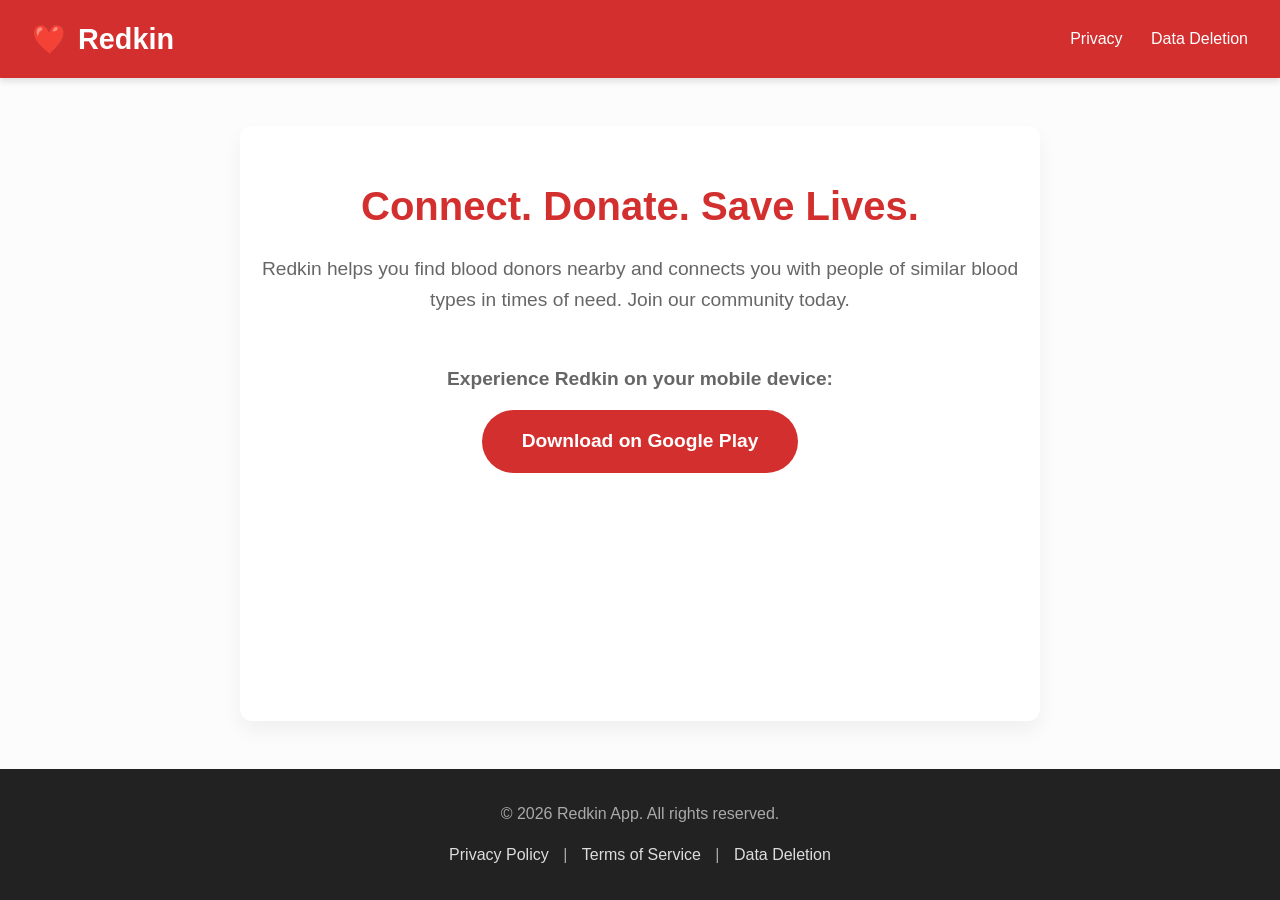
<file: index.html>
<!DOCTYPE html>
<html lang="en">
<head>
    <meta charset="UTF-8">
    <meta name="viewport" content="width=device-width, initial-scale=1.0">
    <title>Redkin - Connect & Save Lives</title>
    <link rel="stylesheet" href="style.css">
</head>
<body>
    <header>
        <a href="index.html" class="logo"><span class="heart">❤️</span> Redkin</a>
        <nav>
            <a href="privacy.html">Privacy</a>
            <a href="deletion.html">Data Deletion</a>
        </nav>
    </header>

    <main class="hero">
        <h1>Connect. Donate. Save Lives.</h1>
        <p>Redkin helps you find blood donors nearby and connects you with people of similar blood types in times of need. Join our community today.</p>
        
        <div style="margin-top: 3rem;">
            <p style="margin-bottom: 1rem; font-weight: bold;">Experience Redkin on your mobile device:</p>
            <a href="#" class="download-btn">Download on Google Play</a>
        </div>
    </main>

    <footer>
        <p>&copy; 2026 Redkin App. All rights reserved.</p>
        <div style="margin-top: 1rem;">
            <a href="privacy.html">Privacy Policy</a> | 
            <a href="terms.html">Terms of Service</a> | 
            <a href="deletion.html">Data Deletion</a>
        </div>
    </footer>
</body>
</html>
</file>
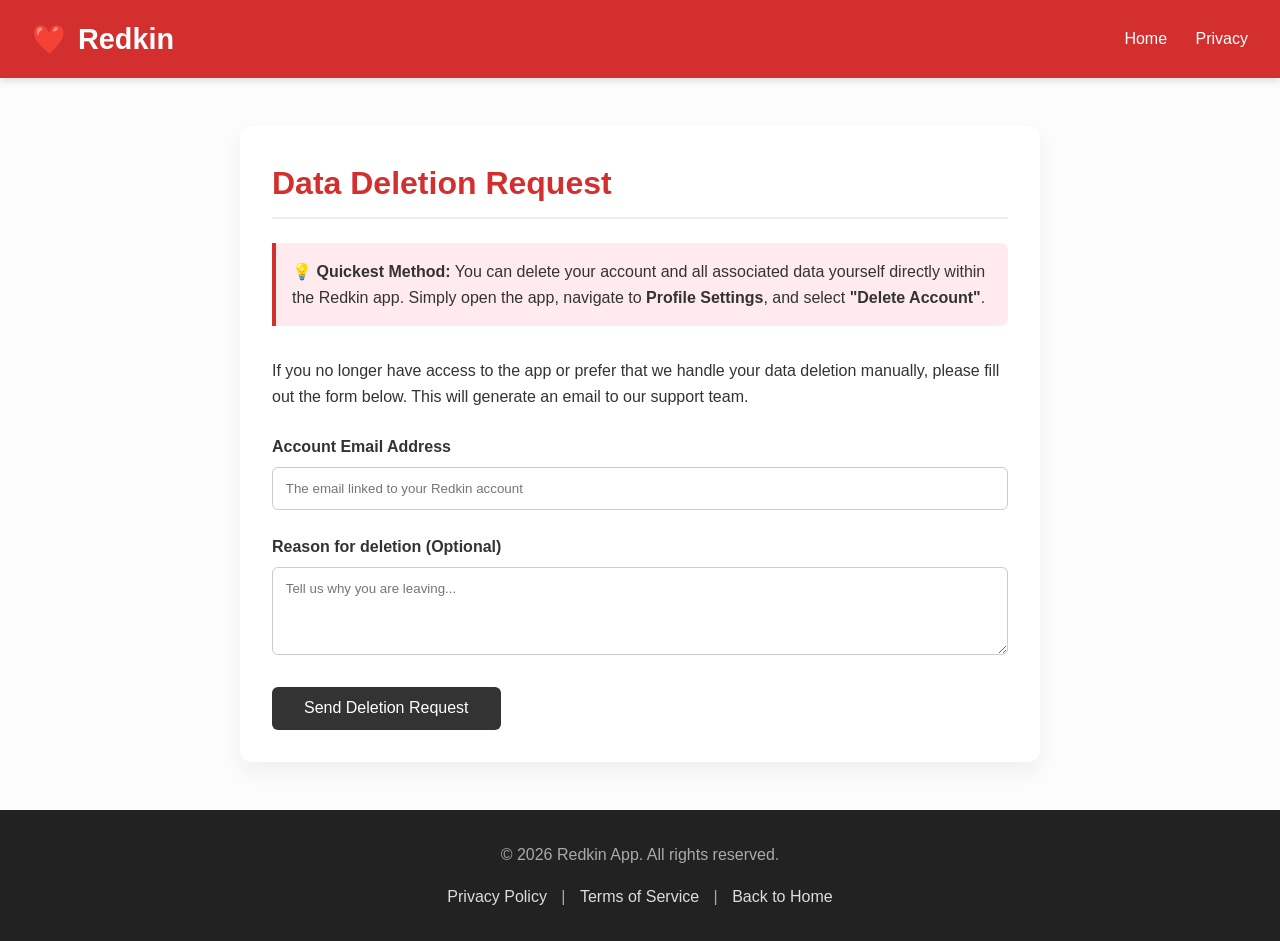
<file: deletion.html>
<!DOCTYPE html>
<html lang="en">
<head>
    <meta charset="UTF-8">
    <meta name="viewport" content="width=device-width, initial-scale=1.0">
    <title>Data Deletion Request - Redkin</title>
    <link rel="stylesheet" href="style.css">
</head>
<body>
    <header>
        <a href="index.html" class="logo"><span class="heart">❤️</span> Redkin</a>
        <nav>
            <a href="index.html">Home</a>
            <a href="privacy.html">Privacy</a>
        </nav>
    </header>

    <main>
        <h1 class="page-title">Data Deletion Request</h1>
        
        <!-- Crucial Notice Requested by User -->
        <div class="in-app-notice">
            <strong>💡 Quickest Method:</strong> You can delete your account and all associated data yourself directly within the Redkin app. Simply open the app, navigate to <strong>Profile Settings</strong>, and select <strong>"Delete Account"</strong>.
        </div>

        <p style="margin-bottom: 1.5rem;">If you no longer have access to the app or prefer that we handle your data deletion manually, please fill out the form below. This will generate an email to our support team.</p>

       <form id="deletion-form" action="mailto:mindwasher99@gmail.com" method="GET" enctype="text/plain">
    <div class="form-group">
        <label for="email">Account Email Address</label>
        <input
            type="email"
            id="email"
            name="account_email"
            placeholder="The email linked to your Redkin account"
            required
        >
    </div>

    <div class="form-group">
        <label for="reason">Reason for deletion (Optional)</label>
        <textarea
            id="reason"
            name="reason"
            rows="4"
            placeholder="Tell us why you are leaving..."
        ></textarea>
    </div>

    <button type="submit" class="submit-btn">
        Send Deletion Request
    </button>
</form>

    </main>

    <footer>
        <p>&copy; 2026 Redkin App. All rights reserved.</p>
        <div style="margin-top: 1rem;">
            <a href="privacy.html">Privacy Policy</a> | 
            <a href="terms.html">Terms of Service</a> | 
            <a href="index.html">Back to Home</a>
        </div>
    </footer>

    <script>
document.getElementById('deletion-form').addEventListener('submit', function (event) {
    event.preventDefault();

    const email = document.getElementById('email').value.trim();
    const reason = document.getElementById('reason').value.trim();

    const subject = 'Redkin Data Deletion Request';

    const body = [
        'Redkin Data Deletion Request',
        '',
        'Account Email Address: ' + email,
        '',
        'Reason for deletion: ' + (reason || 'Not provided'),
        '',
        'Please delete my Redkin account and associated data.'
    ].join('\n');

    const mailtoURL =
        'mailto:mindwasher99@gmail.com' +
        '?subject=' + encodeURIComponent(subject) +
        '&body=' + encodeURIComponent(body);

    window.location.href = mailtoURL;
});
</script>
</body>
</html>
</file>
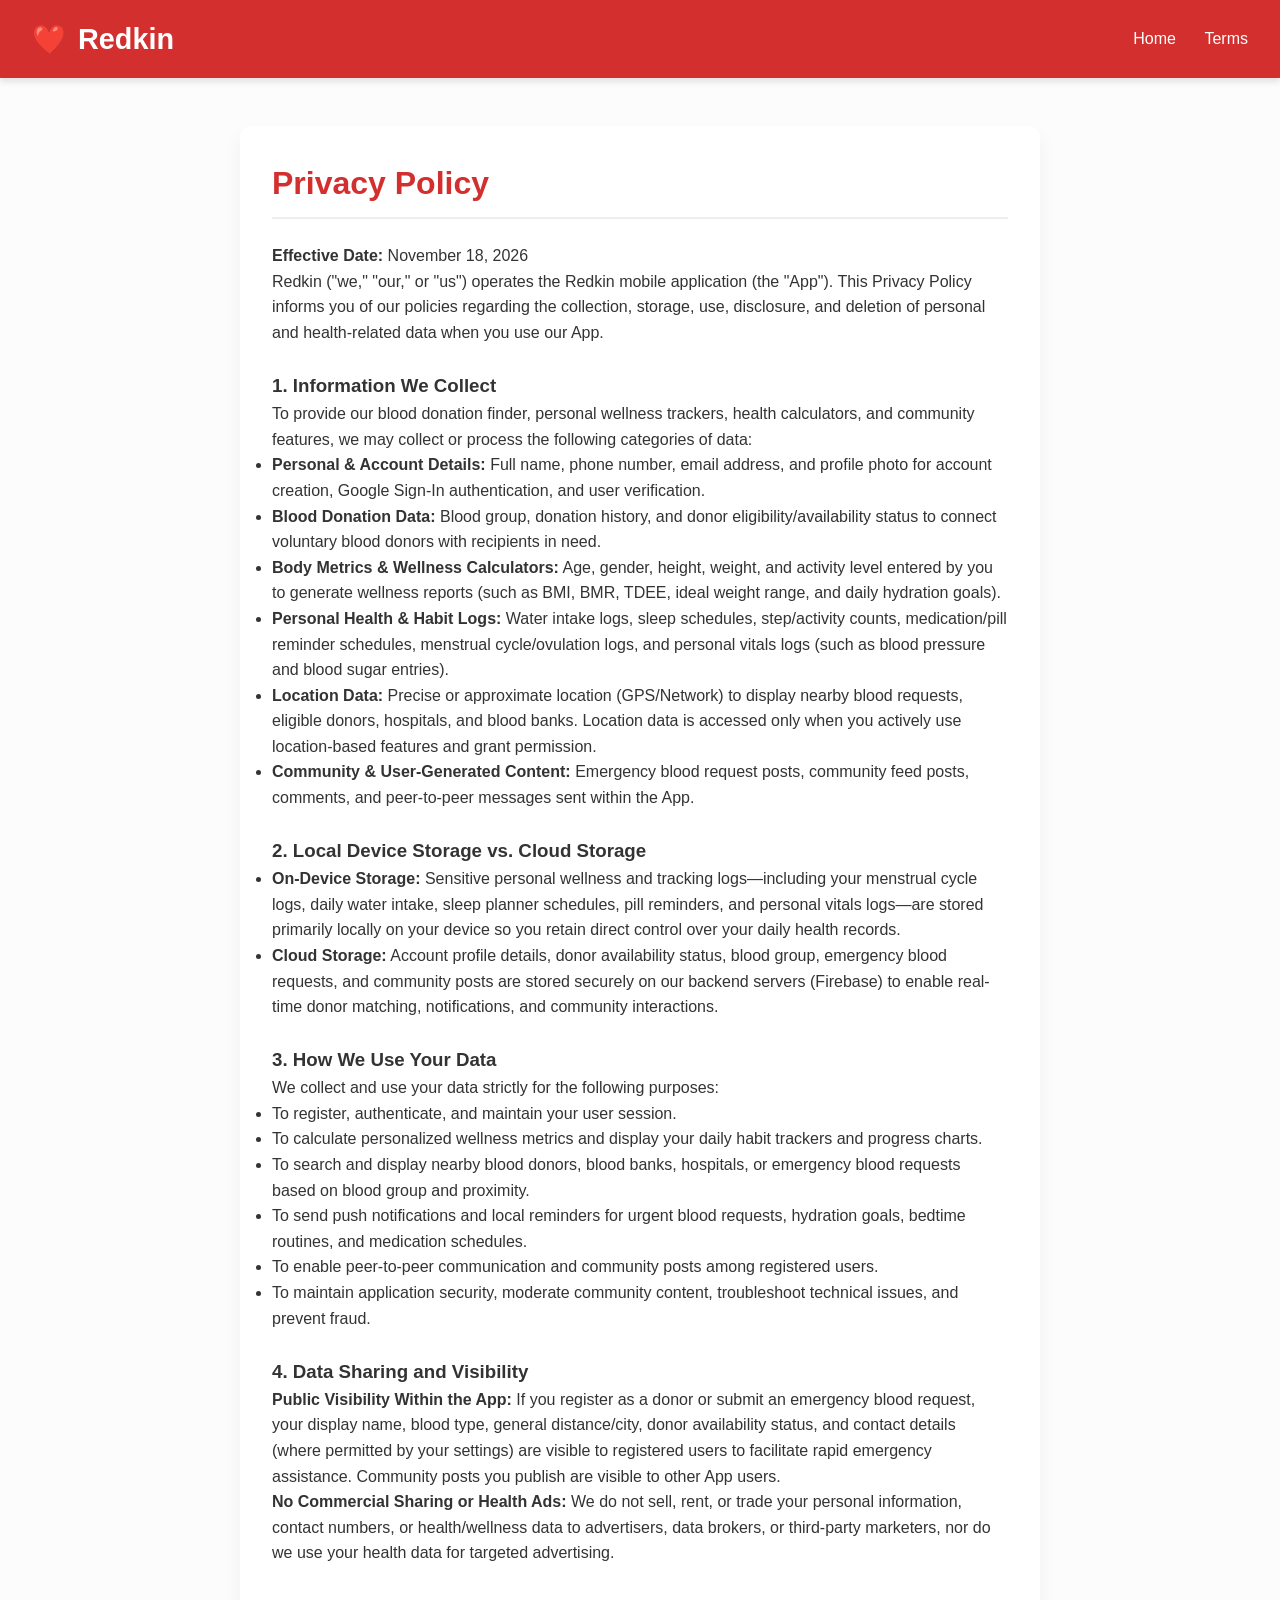
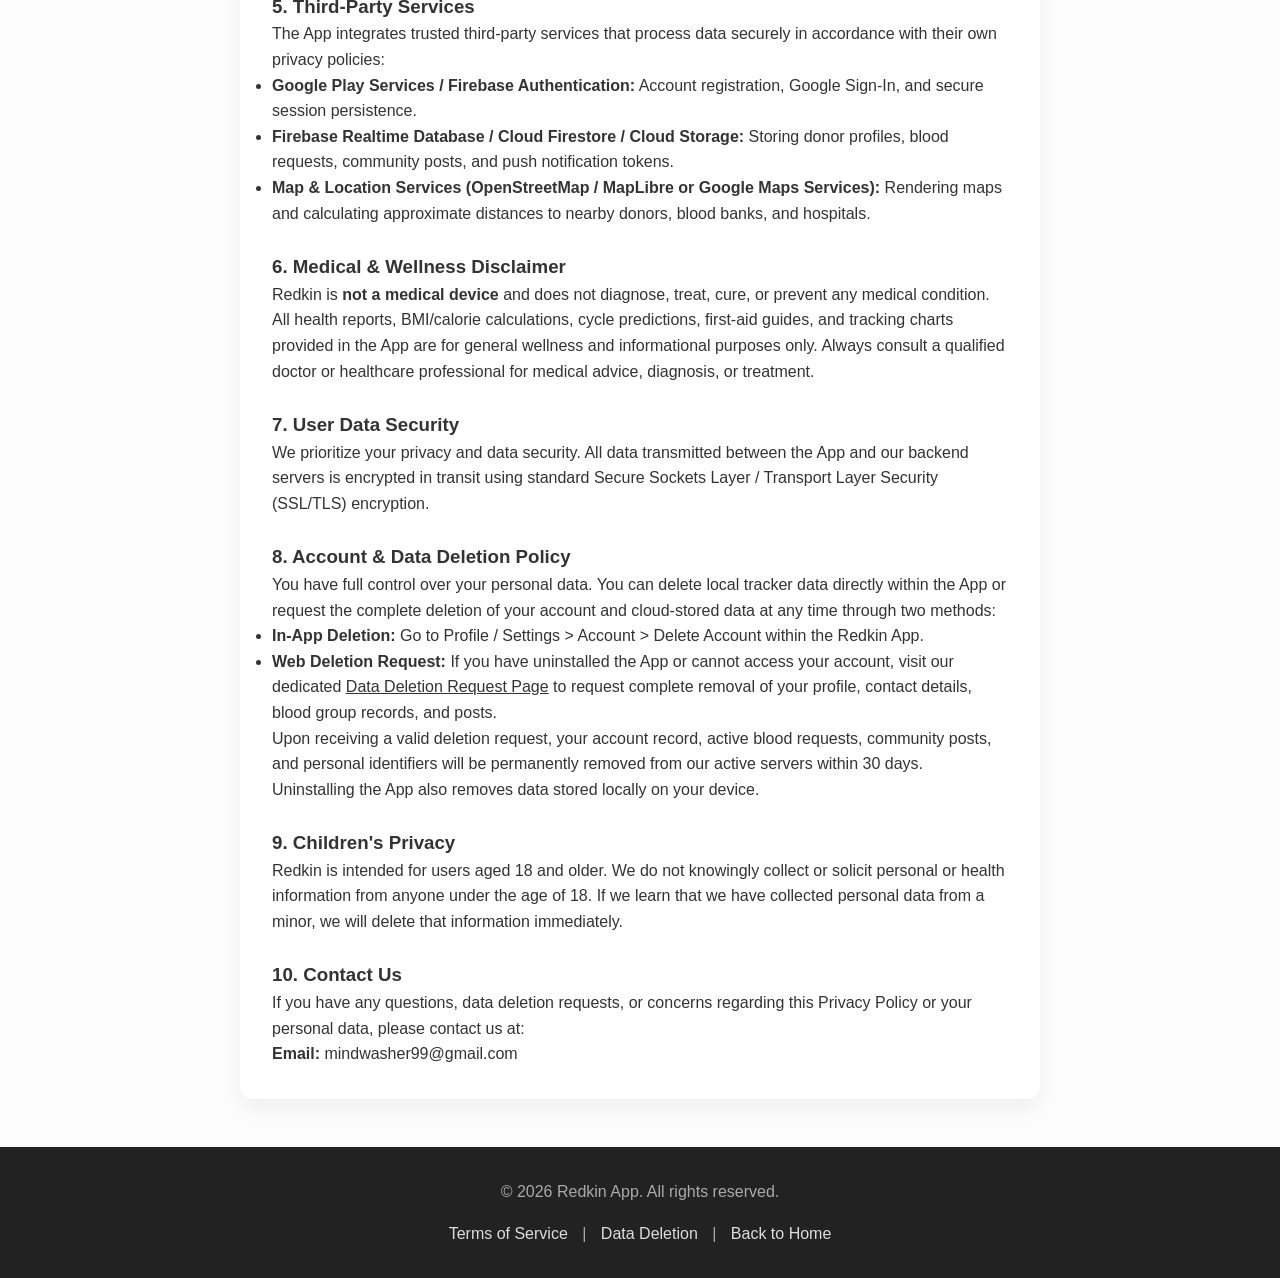
<file: privacy.html>
<!DOCTYPE html>
<html lang="en">
<head>
    <meta charset="UTF-8">
    <meta name="viewport" content="width=device-width, initial-scale=1.0">
    <title>Privacy Policy - Redkin</title>
    <link rel="stylesheet" href="style.css">
</head>
<body>
    <header>
        <a href="index.html" class="logo"><span class="heart">❤️</span> Redkin</a>
        <nav>
            <a href="index.html">Home</a>
            <a href="terms.html">Terms</a>
        </nav>
    </header>

    <main>
        <h1 class="page-title">Privacy Policy</h1>
        <p><strong>Effective Date:</strong> November 18, 2026</p>
        <p>Redkin ("we," "our," or "us") operates the Redkin mobile application (the "App"). This Privacy Policy informs you of our policies regarding the collection, storage, use, disclosure, and deletion of personal and health-related data when you use our App.</p>
        <br>
        
        <h3>1. Information We Collect</h3>
        <p>To provide our blood donation finder, personal wellness trackers, health calculators, and community features, we may collect or process the following categories of data:</p>
        <ul>
            <li><strong>Personal & Account Details:</strong> Full name, phone number, email address, and profile photo for account creation, Google Sign-In authentication, and user verification.</li>
            <li><strong>Blood Donation Data:</strong> Blood group, donation history, and donor eligibility/availability status to connect voluntary blood donors with recipients in need.</li>
            <li><strong>Body Metrics & Wellness Calculators:</strong> Age, gender, height, weight, and activity level entered by you to generate wellness reports (such as BMI, BMR, TDEE, ideal weight range, and daily hydration goals).</li>
            <li><strong>Personal Health & Habit Logs:</strong> Water intake logs, sleep schedules, step/activity counts, medication/pill reminder schedules, menstrual cycle/ovulation logs, and personal vitals logs (such as blood pressure and blood sugar entries).</li>
            <li><strong>Location Data:</strong> Precise or approximate location (GPS/Network) to display nearby blood requests, eligible donors, hospitals, and blood banks. Location data is accessed only when you actively use location-based features and grant permission.</li>
            <li><strong>Community & User-Generated Content:</strong> Emergency blood request posts, community feed posts, comments, and peer-to-peer messages sent within the App.</li>
        </ul>
        <br>

        <h3>2. Local Device Storage vs. Cloud Storage</h3>
        <ul>
            <li><strong>On-Device Storage:</strong> Sensitive personal wellness and tracking logs—including your menstrual cycle logs, daily water intake, sleep planner schedules, pill reminders, and personal vitals logs—are stored primarily locally on your device so you retain direct control over your daily health records.</li>
            <li><strong>Cloud Storage:</strong> Account profile details, donor availability status, blood group, emergency blood requests, and community posts are stored securely on our backend servers (Firebase) to enable real-time donor matching, notifications, and community interactions.</li>
        </ul>
        <br>

        <h3>3. How We Use Your Data</h3>
        <p>We collect and use your data strictly for the following purposes:</p>
        <ul>
            <li>To register, authenticate, and maintain your user session.</li>
            <li>To calculate personalized wellness metrics and display your daily habit trackers and progress charts.</li>
            <li>To search and display nearby blood donors, blood banks, hospitals, or emergency blood requests based on blood group and proximity.</li>
            <li>To send push notifications and local reminders for urgent blood requests, hydration goals, bedtime routines, and medication schedules.</li>
            <li>To enable peer-to-peer communication and community posts among registered users.</li>
            <li>To maintain application security, moderate community content, troubleshoot technical issues, and prevent fraud.</li>
        </ul>
        <br>

        <h3>4. Data Sharing and Visibility</h3>
        <p><strong>Public Visibility Within the App:</strong> If you register as a donor or submit an emergency blood request, your display name, blood type, general distance/city, donor availability status, and contact details (where permitted by your settings) are visible to registered users to facilitate rapid emergency assistance. Community posts you publish are visible to other App users.</p>
        <p><strong>No Commercial Sharing or Health Ads:</strong> We do not sell, rent, or trade your personal information, contact numbers, or health/wellness data to advertisers, data brokers, or third-party marketers, nor do we use your health data for targeted advertising.</p>
        <br>

        <h3>5. Third-Party Services</h3>
        <p>The App integrates trusted third-party services that process data securely in accordance with their own privacy policies:</p>
        <ul>
            <li><strong>Google Play Services / Firebase Authentication:</strong> Account registration, Google Sign-In, and secure session persistence.</li>
            <li><strong>Firebase Realtime Database / Cloud Firestore / Cloud Storage:</strong> Storing donor profiles, blood requests, community posts, and push notification tokens.</li>
            <li><strong>Map & Location Services (OpenStreetMap / MapLibre or Google Maps Services):</strong> Rendering maps and calculating approximate distances to nearby donors, blood banks, and hospitals.</li>
        </ul>
        <br>

        <h3>6. Medical & Wellness Disclaimer</h3>
        <p>Redkin is <strong>not a medical device</strong> and does not diagnose, treat, cure, or prevent any medical condition. All health reports, BMI/calorie calculations, cycle predictions, first-aid guides, and tracking charts provided in the App are for general wellness and informational purposes only. Always consult a qualified doctor or healthcare professional for medical advice, diagnosis, or treatment.</p>
        <br>

        <h3>7. User Data Security</h3>
        <p>We prioritize your privacy and data security. All data transmitted between the App and our backend servers is encrypted in transit using standard Secure Sockets Layer / Transport Layer Security (SSL/TLS) encryption.</p>
        <br>

        <h3>8. Account & Data Deletion Policy</h3>
        <p>You have full control over your personal data. You can delete local tracker data directly within the App or request the complete deletion of your account and cloud-stored data at any time through two methods:</p>
        <ul>
            <li><strong>In-App Deletion:</strong> Go to <code>Profile / Settings > Account > Delete Account</code> within the Redkin App.</li>
            <li><strong>Web Deletion Request:</strong> If you have uninstalled the App or cannot access your account, visit our dedicated <a href="deletion.html" style="color: inherit; text-decoration: underline;">Data Deletion Request Page</a> to request complete removal of your profile, contact details, blood group records, and posts.</li>
        </ul>
        <p>Upon receiving a valid deletion request, your account record, active blood requests, community posts, and personal identifiers will be permanently removed from our active servers within 30 days. Uninstalling the App also removes data stored locally on your device.</p>
        <br>

        <h3>9. Children's Privacy</h3>
        <p>Redkin is intended for users aged 18 and older. We do not knowingly collect or solicit personal or health information from anyone under the age of 18. If we learn that we have collected personal data from a minor, we will delete that information immediately.</p>
        <br>

        <h3>10. Contact Us</h3>
        <p>If you have any questions, data deletion requests, or concerns regarding this Privacy Policy or your personal data, please contact us at:</p>
        <p><strong>Email:</strong> mindwasher99@gmail.com</p>
    </main>

    <footer>
        <p>© 2026 Redkin App. All rights reserved.</p>
        <div style="margin-top: 1rem;">
            <a href="terms.html">Terms of Service</a> | 
            <a href="deletion.html">Data Deletion</a> | 
            <a href="index.html">Back to Home</a>
        </div>
    </footer>
</body>
</html>
</file>
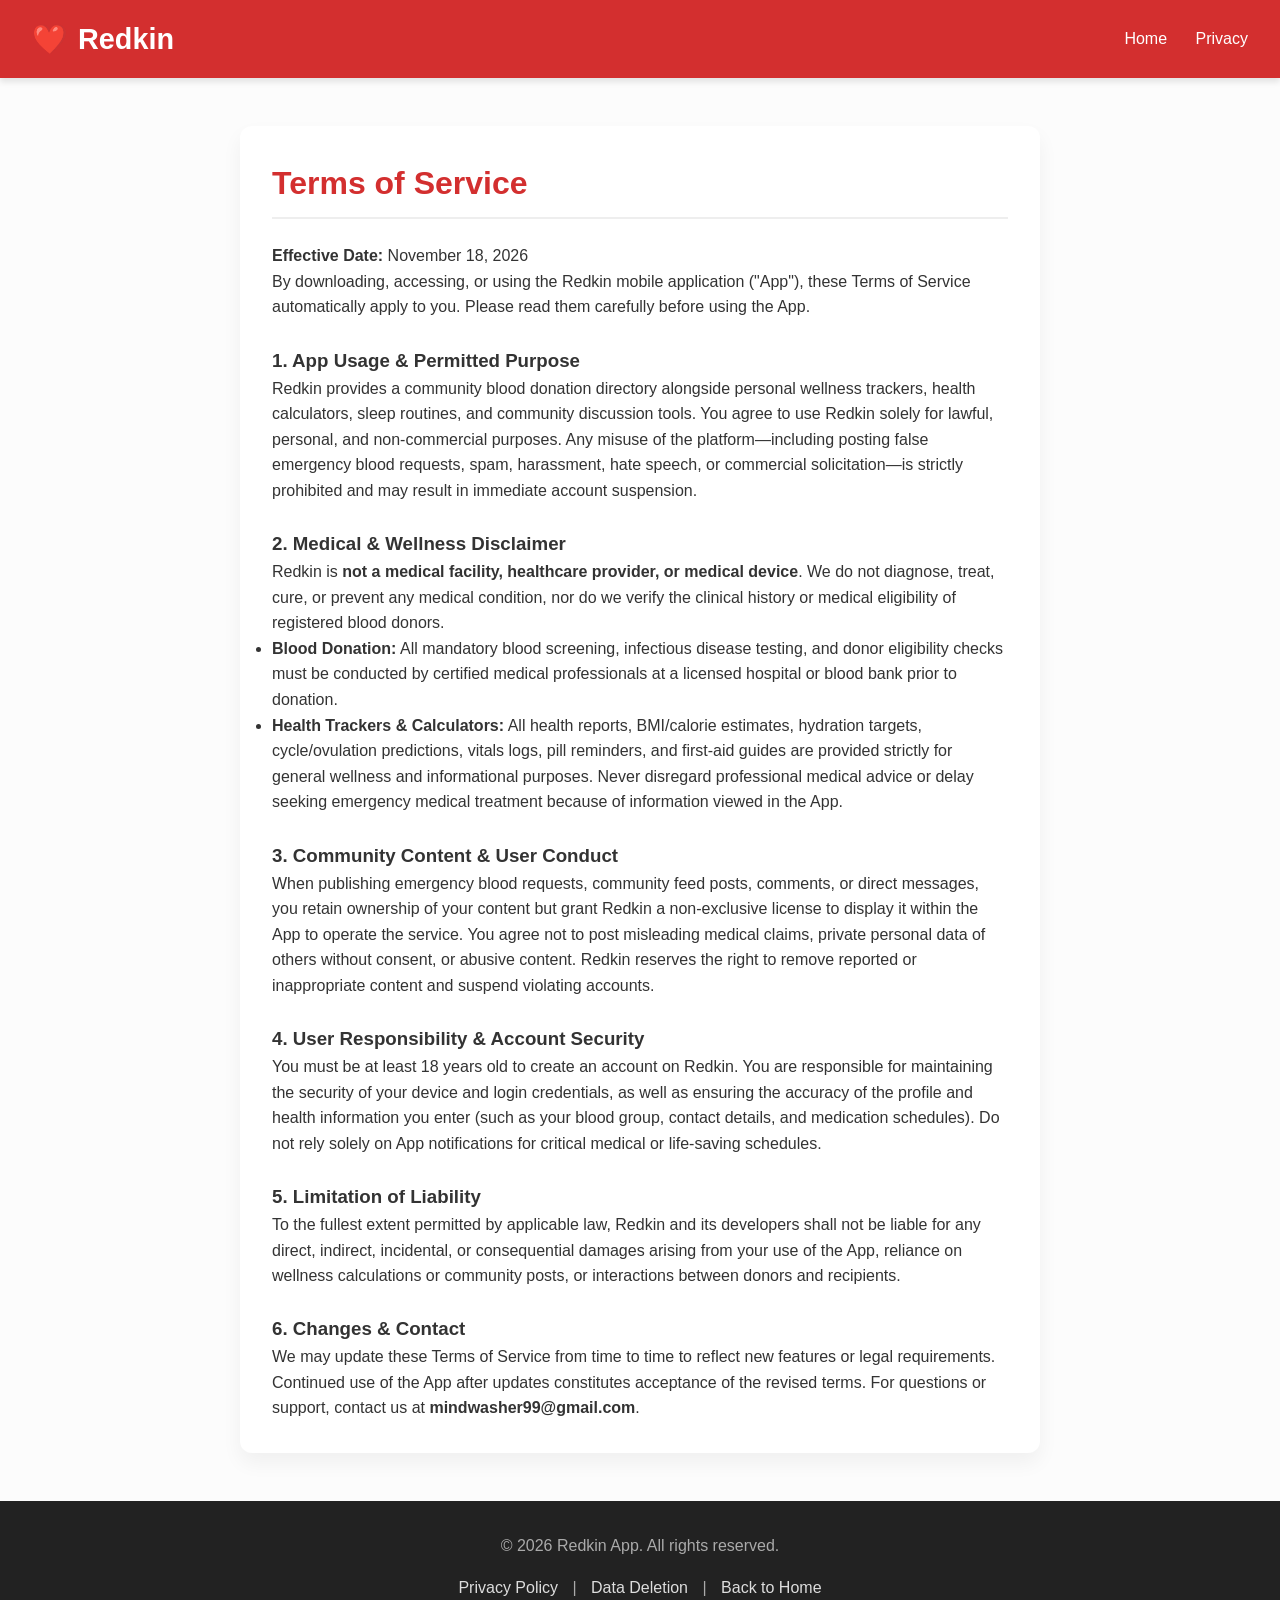
<file: terms.html>
<!DOCTYPE html>
<html lang="en">
<head>
    <meta charset="UTF-8">
    <meta name="viewport" content="width=device-width, initial-scale=1.0">
    <title>Terms of Service - Redkin</title>
    <link rel="stylesheet" href="style.css">
</head>
<body>
    <header>
        <a href="index.html" class="logo"><span class="heart">❤️</span> Redkin</a>
        <nav>
            <a href="index.html">Home</a>
            <a href="privacy.html">Privacy</a>
        </nav>
    </header>

    <main>
        <h1 class="page-title">Terms of Service</h1>
        <p><strong>Effective Date:</strong> November 18, 2026</p>
        <p>By downloading, accessing, or using the Redkin mobile application ("App"), these Terms of Service automatically apply to you. Please read them carefully before using the App.</p>
        <br>

        <h3>1. App Usage & Permitted Purpose</h3>
        <p>Redkin provides a community blood donation directory alongside personal wellness trackers, health calculators, sleep routines, and community discussion tools. You agree to use Redkin solely for lawful, personal, and non-commercial purposes. Any misuse of the platform—including posting false emergency blood requests, spam, harassment, hate speech, or commercial solicitation—is strictly prohibited and may result in immediate account suspension.</p>
        <br>

        <h3>2. Medical & Wellness Disclaimer</h3>
        <p>Redkin is <strong>not a medical facility, healthcare provider, or medical device</strong>. We do not diagnose, treat, cure, or prevent any medical condition, nor do we verify the clinical history or medical eligibility of registered blood donors.</p>
        <ul>
            <li><strong>Blood Donation:</strong> All mandatory blood screening, infectious disease testing, and donor eligibility checks must be conducted by certified medical professionals at a licensed hospital or blood bank prior to donation.</li>
            <li><strong>Health Trackers & Calculators:</strong> All health reports, BMI/calorie estimates, hydration targets, cycle/ovulation predictions, vitals logs, pill reminders, and first-aid guides are provided strictly for general wellness and informational purposes. Never disregard professional medical advice or delay seeking emergency medical treatment because of information viewed in the App.</li>
        </ul>
        <br>

        <h3>3. Community Content & User Conduct</h3>
        <p>When publishing emergency blood requests, community feed posts, comments, or direct messages, you retain ownership of your content but grant Redkin a non-exclusive license to display it within the App to operate the service. You agree not to post misleading medical claims, private personal data of others without consent, or abusive content. Redkin reserves the right to remove reported or inappropriate content and suspend violating accounts.</p>
        <br>

        <h3>4. User Responsibility & Account Security</h3>
        <p>You must be at least 18 years old to create an account on Redkin. You are responsible for maintaining the security of your device and login credentials, as well as ensuring the accuracy of the profile and health information you enter (such as your blood group, contact details, and medication schedules). Do not rely solely on App notifications for critical medical or life-saving schedules.</p>
        <br>

        <h3>5. Limitation of Liability</h3>
        <p>To the fullest extent permitted by applicable law, Redkin and its developers shall not be liable for any direct, indirect, incidental, or consequential damages arising from your use of the App, reliance on wellness calculations or community posts, or interactions between donors and recipients.</p>
        <br>

        <h3>6. Changes & Contact</h3>
        <p>We may update these Terms of Service from time to time to reflect new features or legal requirements. Continued use of the App after updates constitutes acceptance of the revised terms. For questions or support, contact us at <strong>mindwasher99@gmail.com</strong>.</p>
    </main>

    <footer>
        <p>© 2026 Redkin App. All rights reserved.</p>
        <div style="margin-top: 1rem;">
            <a href="privacy.html">Privacy Policy</a> | 
            <a href="deletion.html">Data Deletion</a> | 
            <a href="index.html">Back to Home</a>
        </div>
    </footer>
</body>
</html>
</file>
<file: style.css>
:root {
  --primary-color: #d32f2f;
  --bg-color: #fcfcfc;
  --text-color: #333;
}

* {
  box-sizing: border-box;
  margin: 0;
  padding: 0;
  font-family: 'Segoe UI', Tahoma, Geneva, Verdana, sans-serif;
}

body {
  background-color: var(--bg-color);
  color: var(--text-color);
  line-height: 1.6;
  display: flex;
  flex-direction: column;
  min-height: 100vh;
}

/* Navbar */
header {
  background-color: var(--primary-color);
  padding: 1rem 2rem;
  display: flex;
  justify-content: space-between;
  align-items: center;
  box-shadow: 0 4px 6px rgba(0,0,0,0.1);
}

.logo {
  color: white;
  font-size: 1.8rem;
  font-weight: bold;
  text-decoration: none;
  display: flex;
  align-items: center;
  gap: 10px;
}

/* Heartbeat Animation */
.heart {
  display: inline-block;
  animation: heartbeat 1.5s infinite;
}

@keyframes heartbeat {
  0% { transform: scale(1); }
  14% { transform: scale(1.3); }
  28% { transform: scale(1); }
  42% { transform: scale(1.3); }
  70% { transform: scale(1); }
}

nav a {
  color: white;
  text-decoration: none;
  margin-left: 1.5rem;
  font-weight: 500;
  transition: opacity 0.3s;
}

nav a:hover {
  opacity: 0.8;
}

/* Main Content Containers */
main {
  flex: 1;
  max-width: 800px;
  margin: 3rem auto;
  padding: 2rem;
  background: white;
  border-radius: 12px;
  box-shadow: 0 10px 20px rgba(0,0,0,0.05);
}

.hero {
  text-align: center;
  padding: 3rem 1rem;
}

.hero h1 {
  color: var(--primary-color);
  font-size: 2.5rem;
  margin-bottom: 1rem;
}

.hero p {
  font-size: 1.2rem;
  color: #666;
  margin-bottom: 2rem;
}

.download-btn {
  display: inline-block;
  background-color: var(--primary-color);
  color: white;
  padding: 1rem 2.5rem;
  font-size: 1.2rem;
  border-radius: 50px;
  text-decoration: none;
  font-weight: bold;
  transition: transform 0.3s, box-shadow 0.3s;
}

.download-btn:hover {
  transform: translateY(-3px);
  box-shadow: 0 6px 15px rgba(211, 47, 47, 0.4);
}

/* Forms & Text */
.page-title {
  color: var(--primary-color);
  border-bottom: 2px solid #eee;
  padding-bottom: 0.5rem;
  margin-bottom: 1.5rem;
}

.in-app-notice {
  background-color: #ffebee;
  border-left: 4px solid var(--primary-color);
  padding: 1rem;
  margin-bottom: 2rem;
  border-radius: 0 8px 8px 0;
}

.form-group {
  margin-bottom: 1.5rem;
}

.form-group label {
  display: block;
  margin-bottom: 0.5rem;
  font-weight: bold;
}

.form-group input, 
.form-group textarea {
  width: 100%;
  padding: 0.8rem;
  border: 1px solid #ccc;
  border-radius: 6px;
  font-family: inherit;
}

.submit-btn {
  background-color: var(--text-color);
  color: white;
  border: none;
  padding: 0.8rem 2rem;
  border-radius: 6px;
  cursor: pointer;
  font-size: 1rem;
  transition: background-color 0.3s;
}

.submit-btn:hover {
  background-color: #000;
}

/* Footer */
footer {
  background-color: #222;
  color: #aaa;
  text-align: center;
  padding: 2rem;
  margin-top: auto;
}

footer a {
  color: #ddd;
  text-decoration: none;
  margin: 0 10px;
}

footer a:hover {
  color: white;
}
</file>
